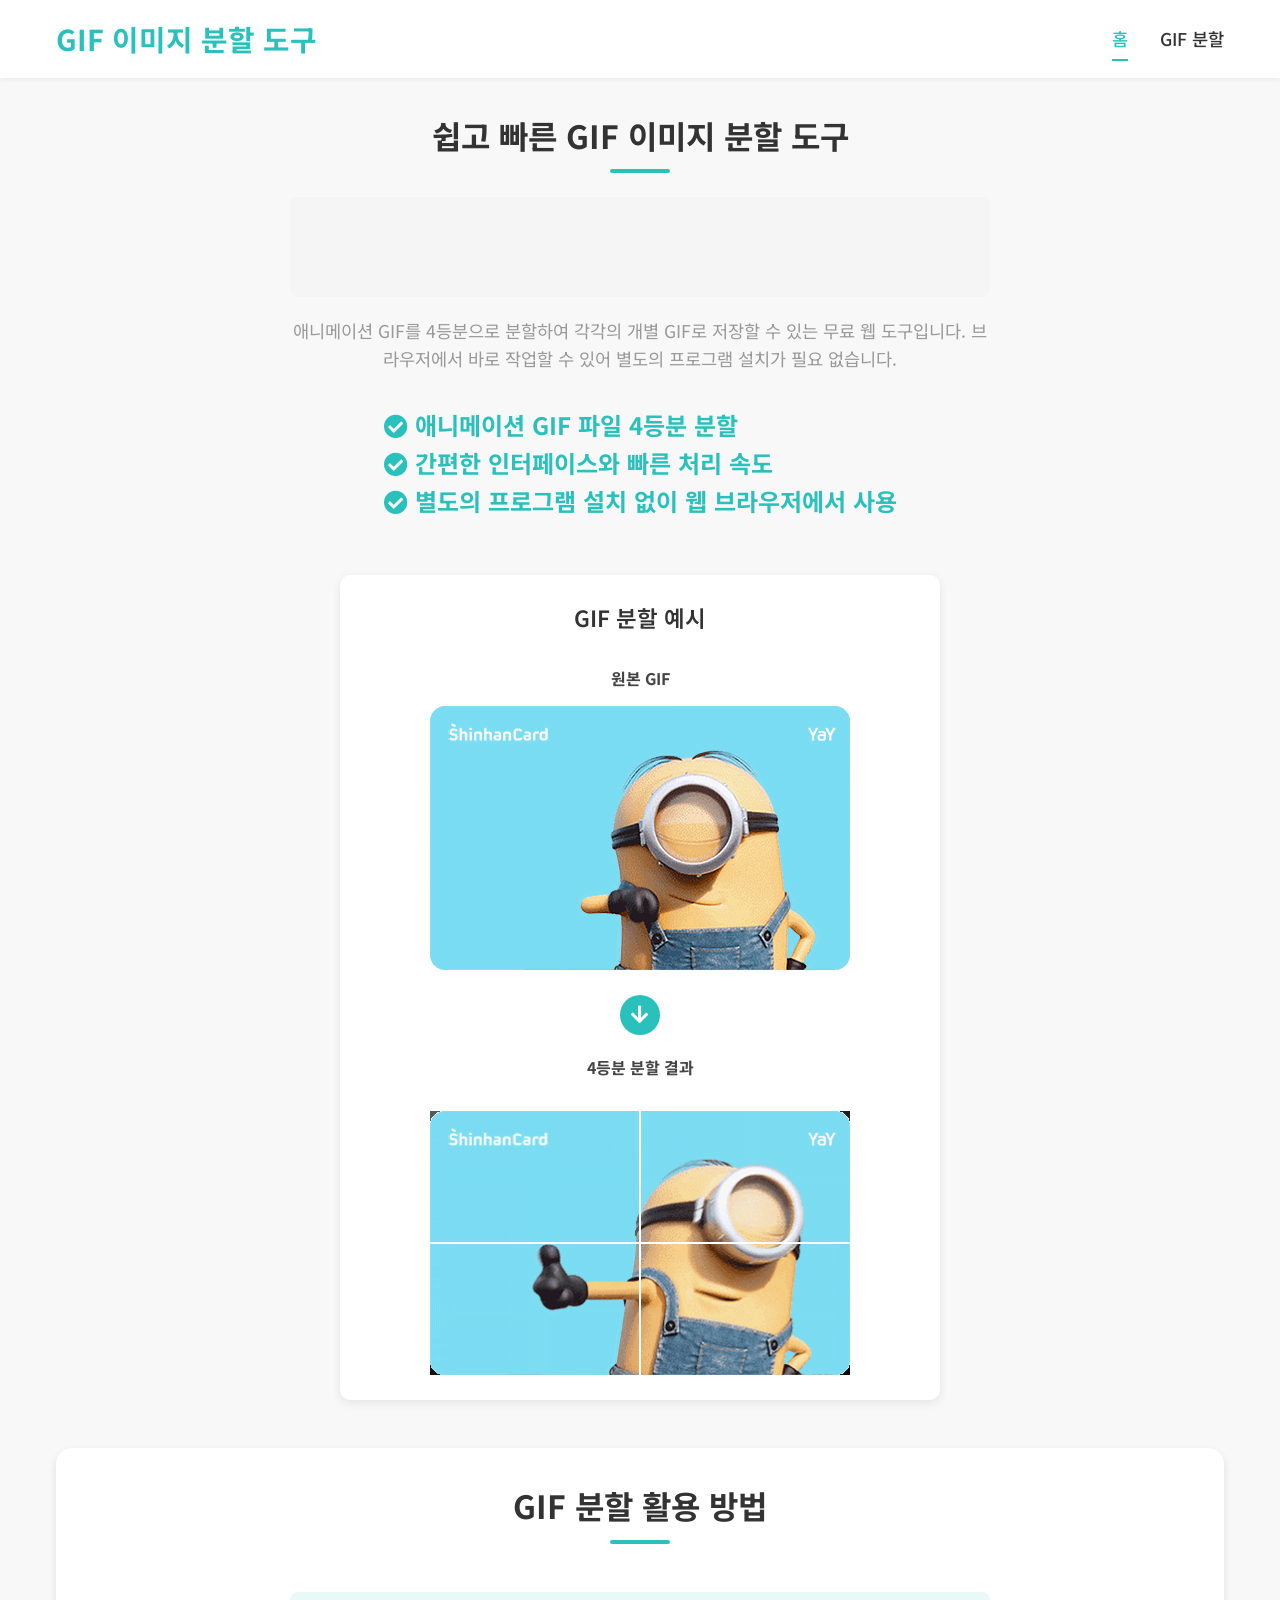
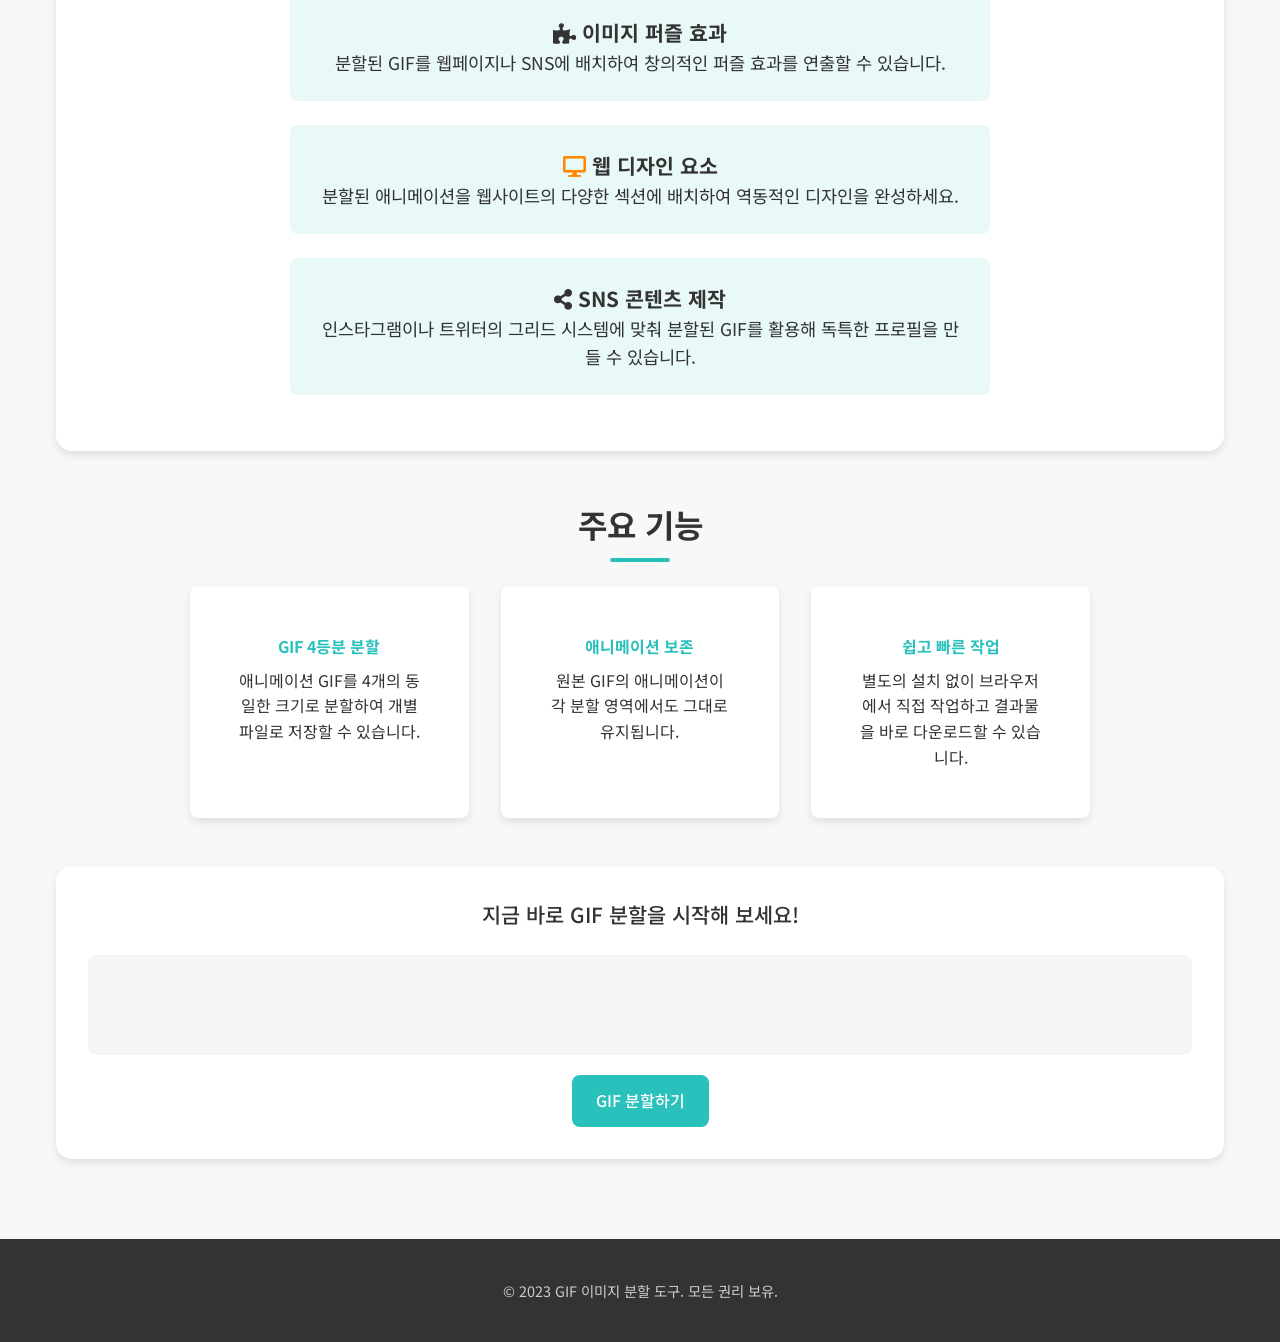
<file: index.html>
<!DOCTYPE html>
<html lang="ko">
<head>
    <meta charset="UTF-8">
    <meta name="viewport" content="width=device-width, initial-scale=1.0">
    <title>GIF 이미지 분할 도구</title>
    <link rel="stylesheet" href="style.css">
    <link rel="preconnect" href="https://fonts.googleapis.com">
    <link rel="preconnect" href="https://fonts.gstatic.com" crossorigin>
    <link href="https://fonts.googleapis.com/css2?family=Noto+Sans+KR:wght@400;500;700&display=swap" rel="stylesheet">
    <link rel="stylesheet" href="https://cdnjs.cloudflare.com/ajax/libs/font-awesome/5.15.4/css/all.min.css">
    <!-- Google AdSense -->
    <script async src="https://pagead2.googlesyndication.com/pagead/js/adsbygoogle.js?client=ca-pub-3499819803479597"
     crossorigin="anonymous"></script>
</head>
<body>
    <header class="main-header">
        <div class="header-container">
            <h1 class="logo">GIF 이미지 분할 도구</h1>
            <nav class="main-nav">
                <ul>
                    <li><a href="index.html" class="active">홈</a></li>
                    <li><a href="split-gif.html">GIF 분할</a></li>
                </ul>
            </nav>

    </header>

    <main class="container">
        <section class="intro-section">
            <div class="intro-content centered-content">
                <div class="intro-text">
                    <h2 class="section-title">쉽고 빠른 GIF 이미지 분할 도구</h2>
                    <!-- 광고 영역 1 -->
                    <div class="ad-container">
                        <ins class="adsbygoogle"
                             style="display:block"
                             data-ad-client="ca-pub-3499819803479597"
                             data-ad-slot="XXXXXXXXXX"
                             data-ad-format="auto"
                             data-full-width-responsive="true"></ins>
                        <script>
                             (adsbygoogle = window.adsbygoogle || []).push({});
                        </script>
                    </div>
                    <p class="description">
                        애니메이션 GIF를 4등분으로 분할하여 각각의 개별 GIF로 저장할 수 있는 무료 웹 도구입니다.
                        브라우저에서 바로 작업할 수 있어 별도의 프로그램 설치가 필요 없습니다.
                    </p>
                    <div class="highlight">
                        <p>
                            <i class="fas fa-check-circle"></i> 애니메이션 GIF 파일 4등분 분할<br>
                            <i class="fas fa-check-circle"></i> 간편한 인터페이스와 빠른 처리 속도<br>
                            <i class="fas fa-check-circle"></i> 별도의 프로그램 설치 없이 웹 브라우저에서 사용
                        </p>
                    </div>
                </div>
            </div>
            
            <!-- 예시 GIF 분할 표시 -->
            <div class="example-gif-container">
                <h3 class="example-title">GIF 분할 예시</h3>
                
                <div class="original-example">
                    <h4>원본 GIF</h4>
                    <img src="img/yay_420.gif" alt="원본 GIF 예시">
                </div>
                
                <div class="arrow-down">
                    <i class="fas fa-arrow-down"></i>
                </div>
                
                <h4>4등분 분할 결과</h4>
                <div class="split-example">
                    <img src="img/part1.gif" alt="분할 GIF 좌상단">
                    <img src="img/part2.gif" alt="분할 GIF 우상단">
                    <img src="img/part3.gif" alt="분할 GIF 좌하단">
                    <img src="img/part4.gif" alt="분할 GIF 우하단">
                </div>
            </div>
        </section>

        <section class="what-is-section">
            <h2 class="section-title">GIF 분할 활용 방법</h2>
            <div class="what-is-content centered-content">
                <div class="text-side-full">
                    <div class="key-point">
                        <h3><i class="fas fa-puzzle-piece"></i> 이미지 퍼즐 효과</h3>
                        <p>분할된 GIF를 웹페이지나 SNS에 배치하여 창의적인 퍼즐 효과를 연출할 수 있습니다.</p>
                    </div>
                    <div class="key-point">
                        <h3><i class="fas fa-desktop"></i> 웹 디자인 요소</h3>
                        <p>분할된 애니메이션을 웹사이트의 다양한 섹션에 배치하여 역동적인 디자인을 완성하세요.</p>
                    </div>
                    <div class="key-point">
                        <h3><i class="fas fa-share-alt"></i> SNS 콘텐츠 제작</h3>
                        <p>인스타그램이나 트위터의 그리드 시스템에 맞춰 분할된 GIF를 활용해 독특한 프로필을 만들 수 있습니다.</p>
                    </div>
                </div>
            </div>
        </section>

        <section class="examples-section">
            <h2 class="section-title">주요 기능</h2>
            <div class="examples-grid text-only">
                <div class="example-card text-only-card">
                    <div class="example-desc">
                        <h4>GIF 4등분 분할</h4>
                        <p>애니메이션 GIF를 4개의 동일한 크기로 분할하여 개별 파일로 저장할 수 있습니다.</p>
                    </div>
                </div>
                <div class="example-card text-only-card">
                    <div class="example-desc">
                        <h4>애니메이션 보존</h4>
                        <p>원본 GIF의 애니메이션이 각 분할 영역에서도 그대로 유지됩니다.</p>
                    </div>
                </div>
                <div class="example-card text-only-card">
                    <div class="example-desc">
                        <h4>쉽고 빠른 작업</h4>
                        <p>별도의 설치 없이 브라우저에서 직접 작업하고 결과물을 바로 다운로드할 수 있습니다.</p>
                    </div>
                </div>
            </div>
        </section>

        <div class="cta-container">
            <p>지금 바로 GIF 분할을 시작해 보세요!</p>
            <!-- 광고 영역 2 -->
            <div class="ad-container">
                <ins class="adsbygoogle"
                     style="display:block"
                     data-ad-client="ca-pub-3499819803479597"
                     data-ad-slot="XXXXXXXXXX"
                     data-ad-format="auto"
                     data-full-width-responsive="true"></ins>
                <script>
                     (adsbygoogle = window.adsbygoogle || []).push({});
                </script>
            </div>
            <div class="cta-buttons">
                <a href="split-gif.html" class="cta-button">GIF 분할하기</a>
            </div>
        </div>
    </main>
    
    <footer class="main-footer">
        <div class="footer-container">
            <p>&copy; 2023 GIF 이미지 분할 도구. 모든 권리 보유.</p>
        </div>
    </footer>
</body>
</html>
</file>
<file: style.css>
/* 전체 스타일 */
:root {
    --baemin-primary: #2AC1BC;
    --baemin-secondary: #FA0050;
    --baemin-tertiary: #FFD300;
    --baemin-dark: #333333;
    --baemin-light: #F8F8F8;
    --baemin-gray: #999999;
    --baemin-border: #EEEEEE;
    
    --shadow-sm: 0 2px 4px rgba(0, 0, 0, 0.05);
    --shadow-md: 0 4px 8px rgba(0, 0, 0, 0.1);
    --shadow-lg: 0 8px 16px rgba(0, 0, 0, 0.1);
    
    --radius-sm: 4px;
    --radius-md: 8px;
    --radius-lg: 16px;
}

* {
    margin: 0;
    padding: 0;
    box-sizing: border-box;
}

body {
    font-family: 'Noto Sans KR', sans-serif;
    line-height: 1.6;
    color: var(--baemin-dark);
    background-color: var(--baemin-light);
}

/* 공통 레이아웃 */
.container {
    max-width: 1200px;
    margin: 0 auto;
    padding: 2rem 1rem;
}

/* 헤더 스타일 */
.main-header {
    background-color: white;
    box-shadow: var(--shadow-sm);
    position: sticky;
    top: 0;
    z-index: 100;
}

.header-container {
    max-width: 1200px;
    margin: 0 auto;
    padding: 1rem;
    display: flex;
    justify-content: space-between;
    align-items: center;
}

.logo {
    color: var(--baemin-primary);
    font-size: 1.8rem;
    font-weight: 700;
}

.main-nav ul {
    display: flex;
    list-style: none;
}

.main-nav li {
    margin-left: 2rem;
}

.main-nav a {
    text-decoration: none;
    color: var(--baemin-dark);
    font-weight: 500;
    font-size: 1.1rem;
    padding: 0.5rem 0;
    border-bottom: 2px solid transparent;
    transition: all 0.3s ease;
}

.main-nav a:hover,
.main-nav a.active {
    color: var(--baemin-primary);
    border-bottom: 2px solid var(--baemin-primary);
}

/* 푸터 스타일 */
.main-footer {
    background-color: var(--baemin-dark);
    color: white;
    padding: 2rem 0;
    margin-top: 3rem;
}

.footer-container {
    max-width: 1200px;
    margin: 0 auto;
    padding: 0 1rem;
    text-align: center;
}

.footer-container p {
    margin: 0.5rem 0;
    font-size: 0.9rem;
    color: #ccc;
}

/* 섹션 스타일 */
.section-title {
    font-size: 2rem;
    color: var(--baemin-dark);
    margin-bottom: 1.5rem;
    text-align: center;
    position: relative;
}

.section-title::after {
    content: '';
    display: block;
    width: 60px;
    height: 4px;
    background-color: var(--baemin-primary);
    margin: 0.5rem auto;
    border-radius: 2px;
}

.description {
    text-align: center;
    margin-bottom: 2rem;
    color: var(--baemin-gray);
    font-size: 1.1rem;
}

/* 소개 페이지 스타일 */
.intro-section {
    margin-bottom: 3rem;
}

.intro-content {
    display: flex;
    flex-wrap: wrap;
    gap: 2rem;
    align-items: center;
}

.intro-text {
    flex: 1;
    min-width: 300px;
}

.intro-image {
    flex: 1;
    min-width: 300px;
    text-align: center;
}

.responsive-img {
    max-width: 100%;
    height: auto;
    border-radius: var(--radius-md);
    box-shadow: var(--shadow-md);
}

.highlight {
    font-size: 1.5rem;
    font-weight: 700;
    color: var(--baemin-primary);
    margin-bottom: 1rem;
}

.what-is-section {
    margin-bottom: 3rem;
    background-color: white;
    padding: 2rem;
    border-radius: var(--radius-lg);
    box-shadow: var(--shadow-md);
}

.what-is-content {
    display: flex;
    flex-wrap: wrap;
    gap: 2rem;
}

.image-side, .text-side {
    flex: 1;
    min-width: 300px;
}

.role-cards {
    display: grid;
    grid-template-columns: repeat(auto-fill, minmax(250px, 1fr));
    gap: 1rem;
    margin: 1.5rem 0;
}

.role-card {
    background-color: white;
    padding: 1.5rem;
    border-radius: var(--radius-md);
    box-shadow: var(--shadow-sm);
    border-left: 4px solid var(--baemin-primary);
}

.role-card h4 {
    color: var(--baemin-primary);
    margin-bottom: 0.5rem;
}

.key-point {
    background-color: rgba(42, 193, 188, 0.1);
    padding: 1.5rem;
    border-radius: var(--radius-md);
    font-size: 1.1rem;
    margin-top: 1.5rem;
}

.key-point strong {
    color: var(--baemin-primary);
}

.examples-section {
    margin-bottom: 3rem;
}

.examples-grid {
    display: grid;
    grid-template-columns: repeat(auto-fill, minmax(250px, 1fr));
    gap: 2rem;
    margin-bottom: 3rem;
}

.example-card {
    background-color: white;
    border-radius: var(--radius-md);
    box-shadow: var(--shadow-md);
    overflow: hidden;
    transition: transform 0.3s ease;
}

.example-card:hover {
    transform: translateY(-5px);
}

.example-image {
    width: 100%;
    height: 180px;
    overflow: hidden;
}

.example-image img {
    width: 100%;
    height: 100%;
    object-fit: cover;
    transition: transform 0.3s ease;
}

.example-card:hover .example-image img {
    transform: scale(1.05);
}

.example-desc {
    padding: 1.5rem;
}

.example-desc h4 {
    color: var(--baemin-primary);
    margin-bottom: 0.5rem;
}

.cta-container {
    text-align: center;
    background-color: white;
    padding: 2rem;
    border-radius: var(--radius-lg);
    box-shadow: var(--shadow-md);
}

.cta-container p {
    font-size: 1.3rem;
    font-weight: 500;
    margin-bottom: 1.5rem;
}

.cta-buttons {
    display: flex;
    justify-content: center;
    gap: 1rem;
    flex-wrap: wrap;
}

.cta-button {
    display: inline-block;
    background-color: var(--baemin-primary);
    color: white;
    padding: 0.8rem 1.5rem;
    border-radius: var(--radius-md);
    text-decoration: none;
    font-weight: 500;
    transition: background-color 0.3s ease;
}

.cta-button:hover {
    background-color: #249a96;
}

/* 툴 페이지 공통 스타일 */
.tool-section {
    background-color: white;
    border-radius: var(--radius-lg);
    box-shadow: var(--shadow-md);
    padding: 2rem;
    margin-bottom: 2rem;
}

.tool-header {
    margin-bottom: 2rem;
}

.tool-description {
    text-align: center;
    margin-bottom: 2rem;
    color: var(--baemin-gray);
}

.tool-content {
    margin-bottom: 2rem;
}

.tool-guide {
    background-color: var(--baemin-light);
    padding: 1.5rem;
    border-radius: var(--radius-md);
    margin-top: 2rem;
}

.tool-guide h3 {
    margin-bottom: 1rem;
    color: var(--baemin-primary);
}

.tool-guide ol {
    margin-left: 1.5rem;
    margin-bottom: 1rem;
}

.tool-guide li {
    margin-bottom: 0.5rem;
}

.guide-note {
    background-color: rgba(42, 193, 188, 0.1);
    padding: 1rem;
    border-radius: var(--radius-sm);
    font-size: 0.9rem;
    margin-top: 1rem;
}

/* GIF 분할 페이지 스타일 */
.upload-section {
    margin-bottom: 2rem;
}

.upload-card {
    background-color: var(--baemin-light);
    padding: 2rem;
    border-radius: var(--radius-md);
    text-align: center;
}

.upload-btn {
    display: inline-block;
    background-color: var(--baemin-primary);
    color: white;
    padding: 0.8rem 1.5rem;
    border-radius: var(--radius-md);
    cursor: pointer;
    font-weight: 500;
    margin: 1.5rem 0;
    transition: background-color 0.3s ease;
}

.upload-btn:hover {
    background-color: #249a96;
}

.upload-btn input[type="file"] {
    display: none;
}

.upload-help {
    font-size: 0.9rem;
    color: var(--baemin-gray);
}

.preview-section {
    display: flex;
    flex-wrap: wrap;
    gap: 2rem;
}

.original-preview, .split-preview {
    background-color: transparent;
    border-radius: 0;
    padding: 20px 0;
    margin-bottom: 30px;
    box-shadow: none;
    width: 100%;
}

.split-preview h3 {
    text-align: center;
    margin-bottom: 20px;
    color: #444;
}

.preview-container {
    background-color: #f8f9fa;
    border-radius: 8px;
    padding: 15px;
    text-align: center;
    margin-bottom: 20px;
    box-shadow: 0 2px 5px rgba(0,0,0,0.1);
    min-height: 150px;
    display: flex;
    justify-content: center;
    align-items: center;
    position: relative;
    overflow: hidden;
}

.no-preview {
    color: #666;
    font-style: italic;
    text-align: center;
    position: absolute;
    left: 0;
    right: 0;
    top: 50%;
    transform: translateY(-50%);
    padding: 0 15px;
}

#preview-img {
    max-width: 100%;
    height: auto;
    display: block;
    margin: 0 auto;
    border-radius: 4px;
    max-height: 400px;
    object-fit: contain;
}

.btn {
    display: inline-block;
    background-color: var(--baemin-primary);
    color: white;
    border: none;
    padding: 0.8rem 1.5rem;
    border-radius: var(--radius-md);
    cursor: pointer;
    font-weight: 500;
    font-size: 1rem;
    transition: background-color 0.3s ease;
}

.btn:hover {
    background-color: #249a96;
}

.btn:disabled {
    background-color: var(--baemin-gray);
    cursor: not-allowed;
}

.split-btn {
    display: block;
    width: 100%;
    margin: 1rem 0;
}

/* 분할 그리드 스타일 */
.grid-container {
    display: grid;
    grid-template-columns: 1fr 1fr;
    grid-template-rows: 1fr 1fr;
    gap: 15px;
    margin-bottom: 20px;
    max-width: 600px;
    margin: 0 auto 20px;
}

.grid-item {
    padding: 0;
    text-align: center;
    display: flex;
    justify-content: center;
    align-items: center;
    min-height: 120px;
    overflow: hidden;
    position: relative;
    background-color: transparent;
    box-shadow: none;
    border-radius: 0;
}

.grid-item canvas {
    max-width: 100%;
    height: auto;
    display: block;
}

.download-btn {
    display: inline-block;
    background-color: var(--baemin-secondary);
    color: white;
    text-decoration: none;
    padding: 0.5rem 1rem;
    border-radius: var(--radius-sm);
    font-size: 0.9rem;
    transition: background-color 0.3s ease;
}

.download-btn:hover {
    background-color: #e00048;
}

.loading-indicator {
    text-align: center;
    padding: 2rem;
}

.spinner {
    width: 40px;
    height: 40px;
    border: 4px solid rgba(42, 193, 188, 0.2);
    border-radius: 50%;
    border-top-color: var(--baemin-primary);
    margin: 0 auto 1rem;
    animation: spin 1s linear infinite;
}

@keyframes spin {
    0% { transform: rotate(0deg); }
    100% { transform: rotate(360deg); }
}

/* 이미지 에디터 페이지 스타일 업데이트 */
.editor-layout {
    display: flex;
    flex-wrap: wrap;
    gap: 1.5rem;
    background-color: #f9f9f9;
    border-radius: var(--radius-lg);
    padding: 0;
    overflow: hidden;
    box-shadow: 0 6px 16px rgba(0, 0, 0, 0.08);
}

.editor-sidebar {
    flex: 1;
    min-width: 280px;
    max-width: 350px;
    background-color: #ffffff;
    box-shadow: 1px 0 5px rgba(0, 0, 0, 0.05);
    padding: 0;
    height: auto;
    max-height: 800px;
    overflow-y: auto;
}

.editor-main {
    flex: 2;
    min-width: 500px;
    padding: 1.5rem;
    display: flex;
    flex-direction: column;
    gap: 1.5rem;
    background-color: #f0f0f0;
    border-left: 1px solid #e0e0e0;
}

.editor-section {
    background-color: transparent;
    padding: 1rem;
    border-radius: 0;
    margin-bottom: 0;
    border-bottom: 1px solid #eaeaea;
}

.editor-section:last-child {
    border-bottom: none;
}

.editor-section h3 {
    margin-bottom: 1rem;
    color: #333;
    font-size: 0.95rem;
    text-transform: uppercase;
    letter-spacing: 0.5px;
    border-bottom: none;
    padding-bottom: 0.25rem;
    display: flex;
    align-items: center;
    font-weight: 600;
}

.editor-section h3::before {
    content: '';
    display: inline-block;
    width: 3px;
    height: 14px;
    background-color: var(--baemin-primary);
    margin-right: 8px;
    border-radius: 2px;
}

.effect-buttons,
.text-animation-buttons {
    display: grid;
    grid-template-columns: repeat(auto-fill, minmax(100px, 1fr));
    gap: 0.5rem;
}

.effect-btn,
.text-anim-btn,
.style-btn {
    background-color: #f5f5f5;
    border: 1px solid #e8e8e8;
    padding: 0.5rem 0.75rem;
    border-radius: var(--radius-sm);
    cursor: pointer;
    transition: all 0.2s ease;
    font-size: 0.85rem;
    text-align: center;
}

.effect-btn:hover,
.text-anim-btn:hover,
.style-btn:hover {
    background-color: #e9f7f7;
    border-color: var(--baemin-primary);
    color: var(--baemin-primary);
}

.effect-btn.active,
.text-anim-btn.active,
.style-btn.active {
    background-color: var(--baemin-primary);
    color: white;
    border-color: var(--baemin-primary);
    font-weight: 500;
    box-shadow: 0 2px 4px rgba(42, 193, 188, 0.2);
}

/* 타임라인을 캔버스 안에 배치 */
.editor-canvas-container {
    background-color: #ffffff;
    padding: 1rem;
    border-radius: var(--radius-md);
    box-shadow: 0 4px 8px rgba(0, 0, 0, 0.05);
    display: flex;
    flex-direction: column;
    justify-content: center;
    align-items: center;
    min-height: 500px; /* 타임라인이 들어갈 공간 확보 */
    position: relative;
    border: 1px solid #e0e0e0;
}

#editor-canvas {
    border: 1px dashed #ccc;
    background-image: linear-gradient(45deg, #f0f0f0 25%, transparent 25%),
                      linear-gradient(-45deg, #f0f0f0 25%, transparent 25%),
                      linear-gradient(45deg, transparent 75%, #f0f0f0 75%),
                      linear-gradient(-45deg, transparent 75%, #f0f0f0 75%);
    background-size: 20px 20px;
    background-position: 0 0, 0 10px, 10px -10px, -10px 0px;
    margin-bottom: 15px; /* 타임라인과의 간격 */
}

/* 캔버스 내부 타임라인 스타일 */
.canvas-timeline {
    width: 100%;
    border-top: 1px solid #eee;
    padding-top: 15px;
    margin-top: 10px;
}

.canvas-timeline .timeline-controls {
    display: flex;
    gap: 8px;
    margin-bottom: 8px;
    justify-content: center;
}

.canvas-timeline .btn.small-btn {
    padding: 4px 8px;
    font-size: 0.8em;
    border-radius: 3px;
    background-color: #f0f0f0;
    color: #333;
    border: 1px solid #ddd;
}

.canvas-timeline .btn.small-btn:hover {
    background-color: #e3e3e3;
}

.canvas-timeline .timeline-track {
    overflow-x: auto;
    white-space: nowrap;
    background-color: #f0f0f0;
    border-radius: 4px;
    padding: 8px;
    margin-bottom: 8px;
    max-height: 100px;
}

.canvas-timeline .frames-container {
    display: flex;
    gap: 5px;
    min-height: 70px;
}

.canvas-timeline .frame-item {
    width: 70px;
    height: 70px;
    background-color: white;
    border: 2px solid #ccc;
    border-radius: 3px;
    overflow: hidden;
    position: relative;
    cursor: pointer;
    display: flex;
    justify-content: center;
    align-items: center;
}

.canvas-timeline .timeline-playback {
    display: flex;
    align-items: center;
    gap: 8px;
    font-size: 0.8em;
}

/* 기존 타임라인 스타일 유지 (다른 곳에서 사용할 수 있도록) */
.timeline-container {
    margin-top: 15px;
    border: 1px solid #ddd;
    border-radius: 5px;
    padding: 10px;
    background-color: #f8f8f8;
}

.editor-actions {
    display: flex;
    flex-wrap: wrap;
    justify-content: center;
    gap: 1rem;
    padding: 1rem 0;
}

.editor-actions .btn {
    min-width: 120px;
    text-align: center;
    font-weight: 500;
    border-radius: var(--radius-md);
    display: flex;
    align-items: center;
    justify-content: center;
    gap: 0.5rem;
    height: 44px;
}

.editor-actions .btn::before {
    font-size: 1.1rem;
}

#preview-btn::before {
    content: '👁️';
}

#create-gif-btn::before {
    content: '✨';
}

#reset-btn::before {
    content: '🔄';
}

.primary-btn {
    background-color: var(--baemin-primary);
    color: white;
    font-weight: bold;
    box-shadow: 0 4px 6px rgba(42, 193, 188, 0.2);
}

.primary-btn:hover {
    background-color: #249a96;
    transform: translateY(-1px);
    box-shadow: 0 6px 10px rgba(42, 193, 188, 0.3);
}

.secondary-btn {
    background-color: #e0e0e0;
    color: #333;
}

.secondary-btn:hover {
    background-color: #d0d0d0;
}

.preview-container {
    background-color: #ffffff;
    padding: 1.5rem;
    border-radius: var(--radius-md);
    box-shadow: 0 4px 8px rgba(0, 0, 0, 0.05);
    margin-top: 1rem;
}

.preview-container h3 {
    margin-bottom: 1rem;
    color: #333;
    font-size: 1rem;
    text-align: center;
}

#preview-display {
    min-height: 200px;
    background-color: #f5f5f5;
    border-radius: var(--radius-sm);
    display: flex;
    align-items: center;
    justify-content: center;
    padding: 1rem;
    margin-bottom: 1rem;
    border: 1px dashed #ddd;
}

#download-gif {
    display: block;
    width: 100%;
    text-align: center;
    background-color: var(--baemin-secondary);
    color: white;
    padding: 0.8rem;
    border-radius: var(--radius-md);
    text-decoration: none;
    font-weight: 500;
    transition: all 0.3s ease;
    margin-top: 1rem;
}

#download-gif:hover {
    background-color: #e00048;
    transform: translateY(-2px);
    box-shadow: 0 4px 10px rgba(224, 0, 72, 0.3);
}

/* 텍스트 컨트롤 업데이트 */
.text-input-group {
    margin-bottom: 1rem;
}

.text-input-group input[type="text"] {
    width: 100%;
    padding: 0.8rem;
    border: 1px solid #e0e0e0;
    border-radius: var(--radius-sm);
    margin-bottom: 0.75rem;
    transition: border-color 0.3s ease;
}

.text-input-group input[type="text"]:focus {
    outline: none;
    border-color: var(--baemin-primary);
    box-shadow: 0 0 0 2px rgba(42, 193, 188, 0.2);
}

.text-controls {
    display: grid;
    grid-template-columns: 1fr 1fr;
    gap: 0.75rem;
    margin-bottom: 0.75rem;
}

.text-controls select,
.text-controls input {
    padding: 0.5rem;
    border: 1px solid #e0e0e0;
    border-radius: var(--radius-sm);
    font-size: 0.85rem;
}

.color-picker-group,
.font-size-group {
    display: flex;
    align-items: center;
    gap: 0.5rem;
}

.color-picker-group label,
.font-size-group label {
    font-size: 0.85rem;
    color: #666;
}

.text-style-buttons {
    display: flex;
    gap: 0.5rem;
    margin-bottom: 0.75rem;
}

.text-style-buttons .style-btn {
    flex: 1;
    padding: 0.5rem;
    text-align: center;
    font-size: 0.85rem;
}

/* 애니메이션 설정 스타일 */
.animation-settings {
    display: grid;
    grid-template-columns: 1fr;
    gap: 0.75rem;
}

.setting-group {
    display: flex;
    align-items: center;
    justify-content: space-between;
}

.setting-group label {
    font-size: 0.85rem;
    color: #666;
}

.setting-group input {
    width: 80px;
    padding: 0.5rem;
    border: 1px solid #e0e0e0;
    border-radius: var(--radius-sm);
    text-align: center;
}

.help-text {
    font-size: 0.75rem;
    color: #999;
    margin-left: 0.5rem;
}

/* 반응형 스타일 */
@media (max-width: 768px) {
    .header-container {
        flex-direction: column;
        padding: 1rem 0.5rem;
    }
    
    .logo {
        margin-bottom: 1rem;
    }
    
    .main-nav ul {
        justify-content: center;
    }
    
    .main-nav li {
        margin: 0 0.5rem;
    }
    
    .intro-content,
    .what-is-content,
    .editor-layout {
        flex-direction: column;
    }
    
    .editor-sidebar {
        max-width: 100%;
    }
    
    .tool-section {
        padding: 1.5rem 1rem;
    }
    
    .grid-container {
        grid-template-columns: repeat(2, 1fr);
    }
    
    .preview-container {
        min-height: 120px;
        padding: 10px;
    }
    
    #preview-img {
        max-height: 300px;
    }
    
    .original-preview, .split-preview {
        padding: 15px;
    }
}

@media (max-width: 480px) {
    #preview-img {
        max-height: 200px;
    }
}

/* 효과 세부 설정 패널 스타일 */
.effect-detail-panels {
    margin-top: 1rem;
    border-top: 1px dashed #e5e5e5;
    padding-top: 1rem;
}

.effect-detail-panel {
    background-color: #f9f9f9;
    border: 1px solid #e8e8e8;
    border-radius: var(--radius-sm);
    padding: 1rem;
    margin-top: 0.5rem;
    transition: all 0.3s ease;
}

.effect-detail-panel h4 {
    color: var(--baemin-primary);
    font-size: 0.9rem;
    margin-bottom: 0.75rem;
    display: flex;
    align-items: center;
    gap: 0.5rem;
}

.effect-detail-panel h4::before {
    content: '⚙️';
    font-size: 0.9rem;
}

.detail-settings {
    display: flex;
    flex-direction: column;
    gap: 0.75rem;
}

.setting-row {
    display: flex;
    align-items: center;
    gap: 0.75rem;
}

.setting-row label {
    min-width: 90px;
    font-size: 0.85rem;
    color: #555;
}

.setting-row input[type="range"] {
    flex: 1;
    height: 6px;
    -webkit-appearance: none;
    appearance: none;
    background: #e0e0e0;
    border-radius: 3px;
    outline: none;
}

.setting-row input[type="range"]::-webkit-slider-thumb {
    -webkit-appearance: none;
    appearance: none;
    width: 16px;
    height: 16px;
    border-radius: 50%;
    background: var(--baemin-primary);
    cursor: pointer;
    transition: all 0.2s ease;
}

.setting-row input[type="range"]::-webkit-slider-thumb:hover {
    transform: scale(1.2);
    background: #249a96;
}

.setting-row select {
    flex: 1;
    padding: 0.5rem;
    border: 1px solid #e0e0e0;
    border-radius: var(--radius-sm);
    font-size: 0.85rem;
    background-color: white;
}

.value-display {
    min-width: 35px;
    text-align: center;
    font-size: 0.85rem;
    color: #666;
    font-weight: 500;
}

/* 프레임 타임라인 스타일 */
.timeline-container {
    margin-top: 15px;
    border: 1px solid #ddd;
    border-radius: 5px;
    padding: 10px;
    background-color: #f8f8f8;
}

.timeline-controls {
    display: flex;
    gap: 10px;
    margin-bottom: 10px;
}

.btn.small-btn {
    padding: 5px 10px;
    font-size: 0.9em;
}

.timeline-track {
    overflow-x: auto;
    white-space: nowrap;
    background-color: #eee;
    border-radius: 5px;
    padding: 10px;
    margin-bottom: 10px;
}

.frames-container {
    display: flex;
    gap: 5px;
    min-height: 100px;
}

.frame-item {
    width: 80px;
    height: 80px;
    background-color: white;
    border: 2px solid #ccc;
    border-radius: 4px;
    overflow: hidden;
    position: relative;
    cursor: pointer;
    display: flex;
    justify-content: center;
    align-items: center;
}

.frame-item.active {
    border-color: #2196F3;
    box-shadow: 0 0 5px rgba(33, 150, 243, 0.5);
}

.frame-item img {
    max-width: 100%;
    max-height: 100%;
    object-fit: contain;
}

.frame-number {
    position: absolute;
    bottom: 2px;
    right: 2px;
    font-size: 10px;
    background-color: rgba(0, 0, 0, 0.5);
    color: white;
    padding: 2px 4px;
    border-radius: 2px;
}

.timeline-playback {
    display: flex;
    align-items: center;
    gap: 10px;
}

.frame-scrubber {
    flex-grow: 1;
    margin: 0 10px;
}

/* 애니메이션 컨트롤 스타일 */
.animation-controls {
    background-color: #ffffff;
    border-radius: var(--radius-md);
    box-shadow: 0 4px 8px rgba(0, 0, 0, 0.05);
    padding: 1rem;
    margin-bottom: 1.5rem;
    border: 1px solid #e0e0e0;
}

.animation-controls h3 {
    margin-bottom: 1rem;
    font-size: 1rem;
    color: var(--baemin-primary);
    border-bottom: 1px solid #eee;
    padding-bottom: 0.5rem;
}

.editor-main .animation-settings {
    display: grid;
    grid-template-columns: repeat(3, 1fr);
    gap: 1rem;
    align-items: center;
}

@media (max-width: 768px) {
    .editor-main .animation-settings {
        grid-template-columns: 1fr;
    }
}

.editor-main .setting-group {
    display: flex;
    flex-direction: column;
    gap: 0.5rem;
    align-items: flex-start;
}

.editor-main .setting-group label {
    font-size: 0.85rem;
    color: #555;
    font-weight: 500;
}

.editor-main .setting-group input {
    width: 100%;
    padding: 0.5rem;
    border: 1px solid #e0e0e0;
    border-radius: var(--radius-sm);
    text-align: center;
}

.editor-main .help-text {
    display: block;
    font-size: 0.75rem;
    color: #999;
    margin-top: 0.25rem;
}

/* 미디어 라이브러리 스타일 */
.media-library {
    background-color: #ffffff;
    border-radius: var(--radius-md);
    box-shadow: 0 4px 8px rgba(0, 0, 0, 0.05);
    margin-bottom: 1.5rem;
    border: 1px solid #e0e0e0;
    overflow: hidden;
}

.media-library h3 {
    padding: 1rem;
    margin: 0;
    font-size: 1rem;
    color: var(--baemin-primary);
    border-bottom: 1px solid #eee;
}

.media-tabs {
    display: flex;
    border-bottom: 1px solid #eee;
    background-color: #f5f5f5;
}

.media-tab {
    padding: 0.75rem 1rem;
    background: none;
    border: none;
    border-bottom: 3px solid transparent;
    font-size: 0.9rem;
    color: #555;
    cursor: pointer;
    transition: all 0.2s ease;
    flex: 1;
    text-align: center;
}

.media-tab:hover {
    background-color: #efefef;
    color: var(--baemin-primary);
}

.media-tab.active {
    border-bottom: 3px solid var(--baemin-primary);
    color: var(--baemin-primary);
    font-weight: 500;
    background-color: #fff;
}

.media-content {
    padding: 1rem;
    display: none;
    max-height: 200px;
    overflow-y: auto;
}

.media-content.active {
    display: block;
}

.media-upload {
    margin-bottom: 1rem;
}

.small-upload-btn {
    padding: 0.5rem 1rem;
    font-size: 0.85rem;
    margin: 0;
}

.media-items-container {
    display: grid;
    grid-template-columns: repeat(auto-fill, minmax(80px, 1fr));
    gap: 0.5rem;
}

.media-item {
    border: 1px solid #ddd;
    border-radius: var(--radius-sm);
    overflow: hidden;
    position: relative;
    cursor: pointer;
    height: 80px;
    background-color: #f8f8f8;
}

.media-item img {
    width: 100%;
    height: 100%;
    object-fit: cover;
    transition: transform 0.2s ease;
}

.media-item:hover img {
    transform: scale(1.05);
}

.media-item-controls {
    position: absolute;
    bottom: 0;
    left: 0;
    right: 0;
    background-color: rgba(0, 0, 0, 0.5);
    padding: 0.25rem;
    display: flex;
    justify-content: space-around;
    opacity: 0;
    transition: opacity 0.2s ease;
}

.media-item:hover .media-item-controls {
    opacity: 1;
}

.media-item-btn {
    background: none;
    border: none;
    color: white;
    padding: 0.25rem;
    cursor: pointer;
    font-size: 0.75rem;
}

.audio-library {
    display: flex;
    flex-direction: column;
    gap: 0.5rem;
}

.audio-item {
    display: flex;
    align-items: center;
    padding: 0.5rem;
    background-color: #f5f5f5;
    border-radius: var(--radius-sm);
    border: 1px solid #eee;
}

.audio-item span {
    flex: 1;
    font-size: 0.85rem;
}

.audio-preview-btn, .audio-add-btn {
    padding: 0.25rem 0.5rem;
    font-size: 0.75rem;
    margin-left: 0.5rem;
}

.transition-items {
    display: grid;
    grid-template-columns: repeat(auto-fill, minmax(100px, 1fr));
    gap: 0.75rem;
}

.transition-item {
    border: 1px solid #ddd;
    border-radius: var(--radius-sm);
    overflow: hidden;
    cursor: pointer;
    background-color: #f5f5f5;
    transition: all 0.2s ease;
}

.transition-item:hover {
    border-color: var(--baemin-primary);
    box-shadow: 0 2px 5px rgba(42, 193, 188, 0.2);
}

.transition-preview {
    height: 50px;
    display: flex;
    align-items: center;
    justify-content: center;
    font-size: 0.85rem;
    font-weight: 500;
}

/* 향상된 타임라인 스타일 */
.canvas-timeline {
    width: 100%;
    border-top: 1px solid #e5e5e5;
    padding-top: 15px;
    margin-top: 15px;
    background-color: #f8f8f8;
    border-radius: 0 0 var(--radius-md) var(--radius-md);
}

.timeline-controls {
    display: flex;
    gap: 5px;
    margin-bottom: 10px;
    padding: 0 8px;
}

.btn.icon-btn {
    width: 26px;
    height: 26px;
    padding: 0;
    display: flex;
    align-items: center;
    justify-content: center;
    background-color: #e0e0e0;
    color: #555;
    border-radius: 3px;
}

.btn.icon-btn:hover {
    background-color: #d0d0d0;
}

.timeline-ruler {
    height: 20px;
    border-bottom: 1px solid #ddd;
    position: relative;
    background-color: #f0f0f0;
}

.ruler-markers {
    height: 100%;
    position: relative;
}

.ruler-markers::before {
    content: '';
    position: absolute;
    top: 0;
    left: 0;
    right: 0;
    height: 100%;
    background-image: linear-gradient(90deg, #ccc 1px, transparent 1px);
    background-size: 20px 100%;
}

.timeline-track {
    border: 1px solid #ddd;
    border-radius: 4px;
    margin-bottom: 10px;
    background-color: #eee;
    overflow-x: auto;
    max-height: 100px;
}

.frames-container {
    display: flex;
    min-height: 70px;
    padding: 0 5px;
    margin-top: 5px;
}

.frame-item {
    min-width: 70px;
    height: 70px;
    margin-right: 5px;
    background-color: white;
    border: 2px solid #ccc;
    border-radius: 3px;
    position: relative;
    cursor: pointer;
    box-shadow: 0 1px 3px rgba(0, 0, 0, 0.1);
    flex-shrink: 0;
}

.frame-item.active {
    border-color: var(--baemin-primary);
    box-shadow: 0 0 0 2px rgba(42, 193, 188, 0.3);
}

.frame-item img {
    width: 100%;
    height: 100%;
    object-fit: cover;
}

.frame-duration {
    position: absolute;
    bottom: 0;
    left: 0;
    right: 0;
    padding: 2px 4px;
    background-color: rgba(0, 0, 0, 0.5);
    color: white;
    font-size: 10px;
    text-align: center;
}

.frame-number {
    position: absolute;
    top: 0;
    left: 0;
    padding: 2px 4px;
    background-color: rgba(0, 0, 0, 0.5);
    color: white;
    font-size: 10px;
    border-radius: 0 0 3px 0;
}

.frame-actions {
    position: absolute;
    top: 0;
    right: 0;
    padding: 2px;
    display: none;
}

.frame-item:hover .frame-actions {
    display: block;
}

.frame-action-btn {
    width: 16px;
    height: 16px;
    border: none;
    background-color: rgba(0, 0, 0, 0.5);
    color: white;
    font-size: 8px;
    border-radius: 2px;
    cursor: pointer;
    padding: 0;
    display: flex;
    align-items: center;
    justify-content: center;
}

.timeline-playback {
    display: flex;
    align-items: center;
    padding: 0 8px;
    gap: 5px;
}

.frame-scrubber {
    flex-grow: 1;
    height: 8px;
    -webkit-appearance: none;
    appearance: none;
    background: #ddd;
    border-radius: 4px;
    outline: none;
    cursor: pointer;
}

.frame-scrubber::-webkit-slider-thumb {
    -webkit-appearance: none;
    appearance: none;
    width: 14px;
    height: 14px;
    border-radius: 50%;
    background: var(--baemin-primary);
    cursor: pointer;
}

#current-frame, #total-frames {
    font-size: 0.85rem;
    color: #666;
    font-weight: 500;
    min-width: 18px;
    text-align: center;
}

/* 스플릿 뷰 */
.split-view {
    display: flex;
    gap: 1rem;
    margin-bottom: 1rem;
}

.preview-side {
    flex: 1;
    min-width: 300px;
}

.properties-side {
    width: 250px;
    background-color: #f8f8f8;
    border: 1px solid #ddd;
    border-radius: var(--radius-md);
    padding: 1rem;
}

.properties-panel {
    margin-bottom: 1rem;
}

.properties-panel h4 {
    font-size: 0.9rem;
    margin-bottom: 0.75rem;
    color: #444;
    border-bottom: 1px solid #ddd;
    padding-bottom: 0.5rem;
}

.property-row {
    display: flex;
    justify-content: space-between;
    align-items: center;
    margin-bottom: 0.75rem;
}

.property-label {
    font-size: 0.85rem;
    color: #666;
}

.property-value {
    width: 120px;
}

.property-value input {
    width: 100%;
    padding: 0.4rem;
    border: 1px solid #ddd;
    border-radius: var(--radius-sm);
    font-size: 0.85rem;
}

/* 레이어 패널 */
.layers-panel {
    margin-top: 1rem;
}

.layer-item {
    padding: 0.5rem;
    background-color: #f0f0f0;
    border: 1px solid #ddd;
    border-radius: var(--radius-sm);
    margin-bottom: 0.5rem;
    display: flex;
    align-items: center;
    cursor: pointer;
}

.layer-item.active {
    background-color: #e6f4f4;
    border-color: var(--baemin-primary);
}

.layer-visibility {
    margin-right: 0.5rem;
    color: #666;
    cursor: pointer;
}

.layer-name {
    flex: 1;
    font-size: 0.85rem;
}

.layer-controls {
    display: flex;
    gap: 0.25rem;
}

.layer-control-btn {
    background: none;
    border: none;
    color: #666;
    cursor: pointer;
    padding: 0.25rem;
    font-size: 0.75rem;
}

.layer-control-btn:hover {
    color: var(--baemin-primary);
}

/* 필름 그레인 효과를 위한 키프레임 애니메이션 */
@keyframes filmGrain {
    0%, 100% { background-position: 0 0; }
    10% { background-position: -5% -10%; }
    30% { background-position: 3% 15%; }
    50% { background-position: 12% 5%; }
    70% { background-position: -9% 8%; }
    90% { background-position: 5% -12%; }
}

/* VHS 효과를 위한 키프레임 애니메이션 */
@keyframes vhsGlitch {
    0%, 100% { transform: translateX(0); }
    10% { transform: translateX(-3px); }
    20% { transform: translateX(3px); }
    30% { transform: translateX(-1px); }
    40% { transform: translateX(1px); }
    50% { transform: translateX(-2px); }
    60% { transform: translateX(2px); }
    70% { transform: translateX(-1px); }
    80% { transform: translateX(1px); }
    90% { transform: translateX(-2px); }
}

/* 글리치 효과를 위한 키프레임 애니메이션 */
@keyframes glitch {
    0% {
        clip-path: inset(40% 0 61% 0);
        transform: translate(-10px, 5px);
    }
    20% {
        clip-path: inset(92% 0 1% 0);
        transform: translate(10px, -5px);
    }
    40% {
        clip-path: inset(43% 0 1% 0);
        transform: translate(3px, 2px);
    }
    60% {
        clip-path: inset(25% 0 58% 0);
        transform: translate(-5px, 7px);
    }
    80% {
        clip-path: inset(54% 0 7% 0);
        transform: translate(8px, -2px);
    }
    100% {
        clip-path: inset(58% 0 43% 0);
        transform: translate(-10px, 5px);
    }
}

/* 추가: 문제 해결 가이드 스타일 */
.troubleshooting-section {
    margin-top: 30px;
    padding: 20px;
    background-color: #f8f9fa;
    border-radius: 8px;
    border-left: 4px solid #2AC1BC;
}

.troubleshooting-section h3 {
    margin-top: 0;
    color: #333;
    font-size: 1.2rem;
}

.troubleshooting-tips {
    display: grid;
    grid-template-columns: repeat(auto-fit, minmax(300px, 1fr));
    gap: 15px;
    margin-top: 15px;
}

.tip {
    background-color: white;
    padding: 15px;
    border-radius: 6px;
    box-shadow: 0 2px 5px rgba(0,0,0,0.1);
}

.tip h4 {
    margin-top: 0;
    color: #2AC1BC;
    font-size: 1rem;
    display: flex;
    align-items: center;
}

.tip h4 i {
    margin-right: 8px;
}

.tip ul {
    margin: 10px 0 0;
    padding-left: 20px;
}

.tip li {
    margin-bottom: 8px;
    font-size: 0.9rem;
    line-height: 1.4;
}

/* 아이콘 색상 */
.fa-exclamation-triangle {
    color: #f39c12;
}

.fa-memory {
    color: #3498db;
}

.fa-file-video {
    color: #e74c3c;
}

/* 파일 취소 버튼 스타일 */
.reset-btn {
    background-color: #f5f5f5;
    color: #666;
    border: 1px solid #ddd;
    font-size: 0.9rem;
    padding: 8px 15px;
    margin-top: 10px;
    border-radius: 4px;
    cursor: pointer;
    transition: all 0.2s ease;
}

.reset-btn:hover {
    background-color: #e9e9e9;
    color: #333;
}

/* GIF 파일 형식 안내 스타일 */
.file-format-note {
    margin-top: 15px;
    padding: 12px;
    background-color: #f8f9fa;
    border: 1px solid #e9ecef;
    border-left: 3px solid #2AC1BC;
    border-radius: 4px;
    font-size: 0.85rem;
}

.file-format-note p {
    margin-bottom: 8px;
    color: #555;
    font-weight: 500;
}

.file-format-note ul {
    margin: 8px 0 0 20px;
    padding-left: 0;
}

.file-format-note li {
    margin-bottom: 5px;
    color: #666;
    line-height: 1.4;
}

/* 비디오 변환 가이드 스타일 */
.video-format-guide {
    margin-top: 40px;
    border-left-color: #ff8800;
}

.video-format-guide > p {
    margin-bottom: 20px;
    font-size: 1rem;
    color: #444;
}

.video-format-guide .tip a {
    color: #2AC1BC;
    text-decoration: none;
    font-weight: 500;
    transition: color 0.2s;
}

.video-format-guide .tip a:hover {
    color: #ff8800;
    text-decoration: underline;
}

.conversion-steps {
    background-color: white;
    padding: 20px;
    margin-top: 20px;
    border-radius: 6px;
    box-shadow: 0 2px 5px rgba(0,0,0,0.1);
}

.conversion-steps h4 {
    color: #ff8800;
    margin-top: 0;
    font-size: 1.1rem;
    margin-bottom: 15px;
}

.conversion-steps ol {
    padding-left: 25px;
    margin: 0;
}

.conversion-steps li {
    margin-bottom: 10px;
    line-height: 1.5;
    color: #444;
}

.fa-desktop, .fa-laptop-code, .fa-cog {
    color: #ff8800;
}

/* 가이드 강조 애니메이션 */
@keyframes guideHighlight {
    0% { 
        box-shadow: 0 0 0 0 rgba(255, 136, 0, 0.5);
        transform: translateY(0);
    }
    50% { 
        box-shadow: 0 0 20px 0 rgba(255, 136, 0, 0.7);
        transform: translateY(-3px);
    }
    100% { 
        box-shadow: 0 0 0 0 rgba(255, 136, 0, 0.5);
        transform: translateY(0);
    }
}

.highlight-guide {
    animation: guideHighlight 2s ease;
}

#download-all {
    display: block;
    margin: 30px auto 20px;
    padding: 15px 30px;
    font-size: 1.1rem;
    font-weight: 500;
    background-color: #2AC1BC;
    color: white;
    border: none;
    border-radius: 4px;
    cursor: pointer;
    transition: all 0.2s ease;
    box-shadow: 0 3px 8px rgba(0,0,0,0.15);
    width: 220px;
    text-align: center;
}

#download-all:hover {
    background-color: #229b97;
    transform: translateY(-2px);
    box-shadow: 0 5px 10px rgba(0,0,0,0.2);
}

/* 예시 이미지 스타일 */
.example-gif-container {
    display: flex;
    flex-direction: column;
    margin: 30px auto;
    max-width: 600px;
    background-color: #fff;
    border-radius: 10px;
    padding: 25px;
    box-shadow: 0 3px 10px rgba(0,0,0,0.08);
}

.arrow-down {
    margin: 10px auto;
    width: 40px;
    height: 40px;
    display: flex;
    justify-content: center;
    align-items: center;
    background-color: #2AC1BC;
    color: white;
    font-size: 20px;
    border-radius: 50%;
}

.example-gif-container h4 {
    text-align: center;
    margin-bottom: 15px;
    margin-top: 10px;
    color: #444;
}

.example-title {
    text-align: center;
    margin-bottom: 20px;
    color: #333;
    font-size: 1.4rem;
    font-weight: 600;
}

.original-example {
    margin-bottom: 15px;
    text-align: center;
}

.original-example img {
    max-width: 100%;
    height: auto;
    border-radius: 4px;
    max-height: 300px;
    object-fit: contain;
    display: block;
    margin: 0 auto;
    max-width: 420px; /* 원본 이미지 크기 */
}

.split-example {
    display: grid;
    grid-template-columns: 1fr 1fr;
    grid-template-rows: 1fr 1fr;
    gap: 2px;
    margin-top: 15px;
    max-width: 420px; /* 원본 이미지 크기에 맞춤 */
    margin-left: auto;
    margin-right: auto;
}

.split-example img {
    width: 100%;
    height: auto;
    display: block;
    border-radius: 0;
}

/* 활용 예시 스타일 */
.usage-example {
    background-color: transparent;
    border-radius: 8px;
    padding: 15px;
    box-shadow: none;
    margin-bottom: 15px;
}

.usage-caption {
    text-align: center;
    color: #555;
    font-size: 0.9rem;
    margin-top: 12px;
    font-style: italic;
}

/* 이미지 사이드 스타일 수정 */
.image-side {
    flex: 1;
    padding-right: 20px;
}

.usage-example .split-example {
    max-width: 420px;
    margin: 0 auto;
}

@media (max-width: 768px) {
    .example-gif-container {
        padding: 15px;
        margin: 20px auto;
    }
    
    .split-example {
        gap: 1px;
    }
    
    .image-side {
        padding-right: 0;
        margin-bottom: 20px;
    }
    
    .usage-example {
        padding: 10px;
    }
}

/* 중앙 정렬 컨텐츠 */
.centered-content {
    display: flex;
    flex-direction: column;
    align-items: center;
    text-align: center;
    max-width: 800px;
    margin: 0 auto;
}

.intro-text {
    max-width: 700px;
    margin: 0 auto;
    text-align: center;
}

.highlight {
    text-align: center;
    margin: 1.5rem auto;
}

.highlight p {
    display: inline-block;
    text-align: left;
}

/* 전체 너비 텍스트 사이드 */
.text-side-full {
    width: 100%;
    max-width: 700px;
    margin: 0 auto;
}

.key-point {
    text-align: center;
    margin-bottom: 1.5rem;
}

/* 이미지 없는 기능 카드 */
.text-only {
    display: grid;
    grid-template-columns: repeat(auto-fit, minmax(250px, 1fr));
    gap: 2rem;
    max-width: 900px;
    margin: 0 auto;
}

.text-only-card {
    background-color: white;
    border-radius: var(--radius-md);
    box-shadow: var(--shadow-md);
    padding: 1.5rem;
    text-align: center;
    transition: transform 0.3s ease;
}

.text-only-card:hover {
    transform: translateY(-5px);
}

/* 광고 스타일 */
.ad-container {
    margin: 20px 0;
    text-align: center;
    min-height: 100px;
    display: flex;
    justify-content: center;
    align-items: center;
    background-color: #f5f5f5;
    border-radius: 8px;
    padding: 10px;
}

.ad-container ins {
    width: 100%;
    max-width: 728px;
}
</file>
